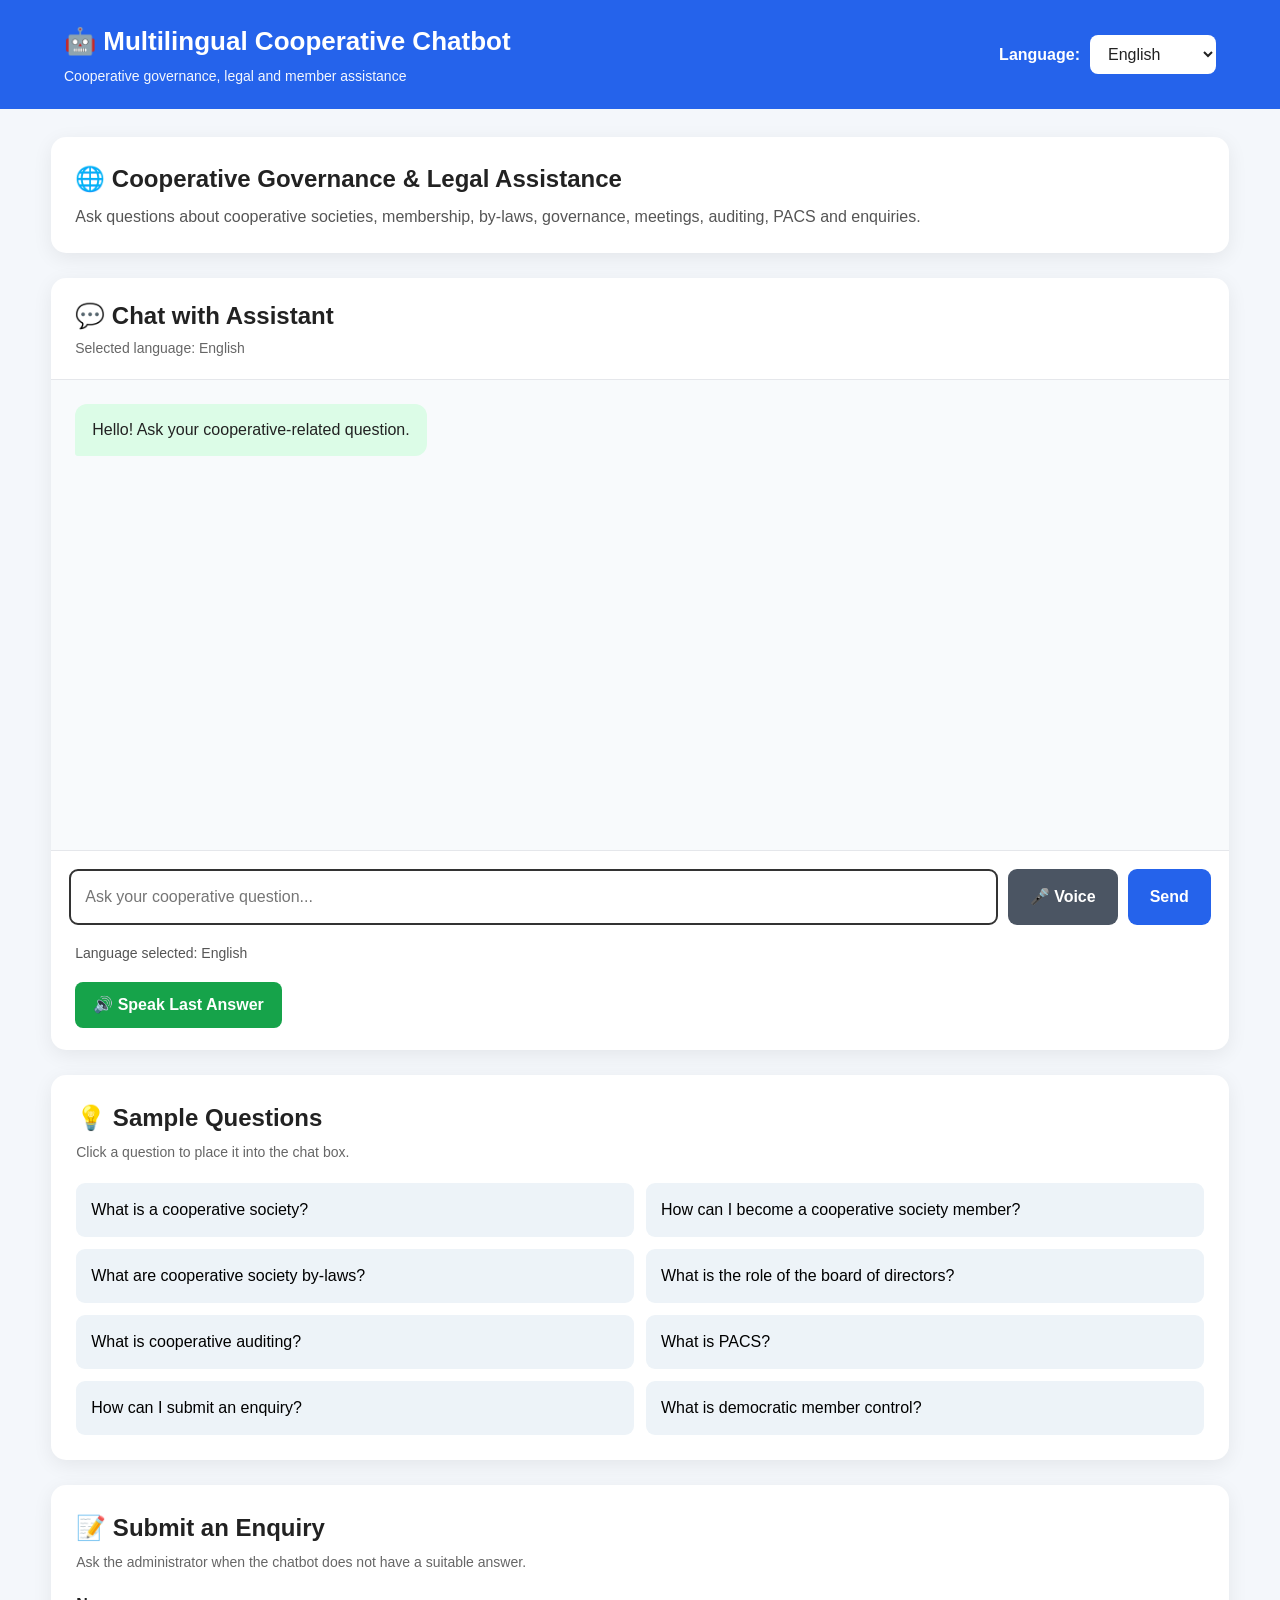
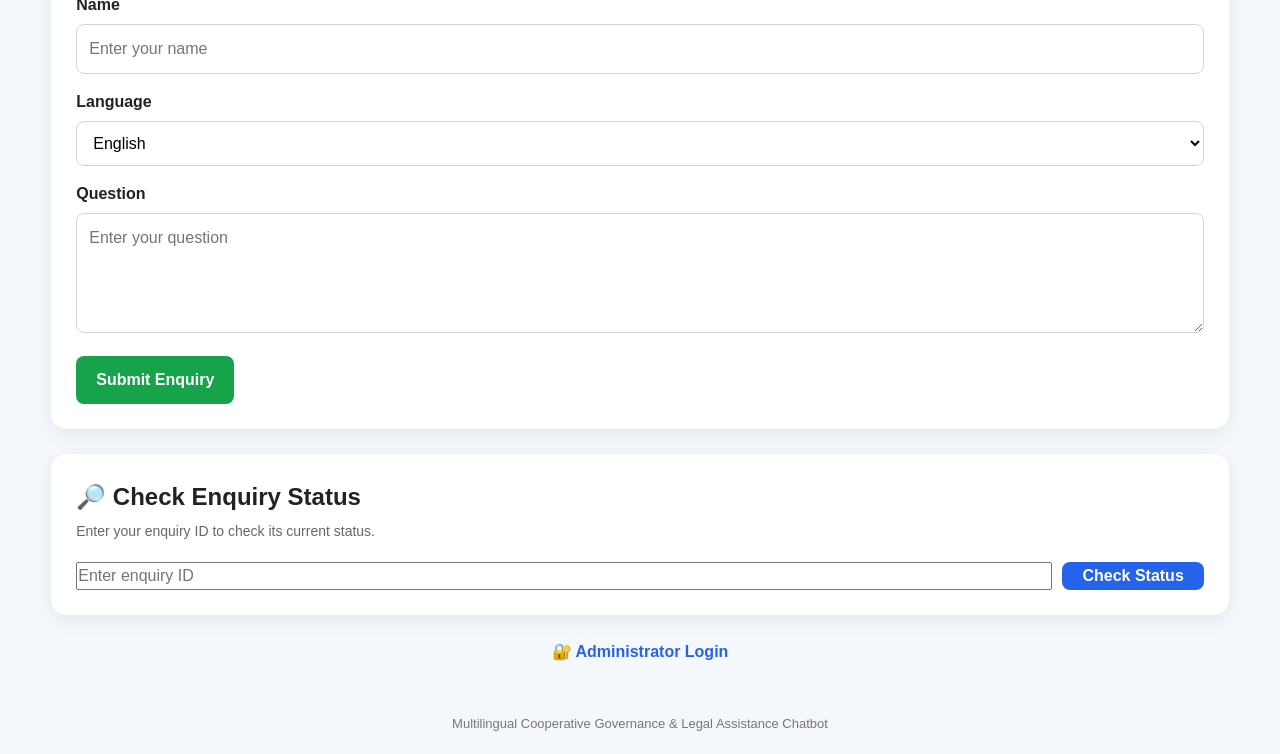
<file: index.html>
<!DOCTYPE html>
<html lang="en">
<head>
    <meta charset="UTF-8">
    <meta name="viewport" content="width=device-width, initial-scale=1.0">
    <title>Multilingual Cooperative Governance & Legal Assistance Chatbot</title>

    <style>
        * {
            box-sizing: border-box;
            margin: 0;
            padding: 0;
        }

        body {
            font-family: Arial, Helvetica, sans-serif;
            background: #f4f7fb;
            color: #222;
            line-height: 1.5;
        }

        button,
        input,
        textarea,
        select {
            font: inherit;
        }

        .header {
            background: #2563eb;
            color: white;
            padding: 22px 5%;
        }

        .header-inner {
            max-width: 1200px;
            margin: auto;
            display: flex;
            justify-content: space-between;
            align-items: center;
            gap: 20px;
        }

        .header h1 {
            font-size: 26px;
            margin-bottom: 5px;
        }

        .header p {
            font-size: 14px;
            opacity: 0.95;
        }

        .language-box {
            display: flex;
            align-items: center;
            gap: 10px;
            white-space: nowrap;
        }

        .language-box label {
            font-weight: 700;
        }

        .language-box select {
            padding: 10px 14px;
            border: none;
            border-radius: 8px;
            background: white;
            color: #222;
            cursor: pointer;
        }

        .container {
            width: 92%;
            max-width: 1200px;
            margin: 28px auto;
        }

        .info-card,
        .chat-card,
        .section-card {
            background: white;
            border-radius: 15px;
            box-shadow: 0 5px 20px rgba(0, 0, 0, 0.07);
            margin-bottom: 25px;
        }

        .info-card {
            padding: 24px;
        }

        .info-card h2 {
            margin-bottom: 8px;
        }

        .info-card p {
            color: #555;
        }

        .chat-card {
            overflow: hidden;
        }

        .chat-title {
            padding: 20px 24px;
            border-bottom: 1px solid #e5e7eb;
        }

        .chat-title h2 {
            margin-bottom: 4px;
        }

        .chat-title p {
            color: #666;
            font-size: 14px;
        }

        .chat-messages {
            height: 470px;
            overflow-y: auto;
            padding: 24px;
            background: #f8fafc;
        }

        .message {
            display: flex;
            margin-bottom: 16px;
        }

        .user-message {
            justify-content: flex-end;
        }

        .bot-message {
            justify-content: flex-start;
        }

        .message-content {
            max-width: 76%;
            padding: 14px 17px;
            border-radius: 12px;
            white-space: pre-wrap;
            overflow-wrap: anywhere;
        }

        .user-message .message-content {
            background: #dbeafe;
            border-bottom-right-radius: 3px;
        }

        .bot-message .message-content {
            background: #dcfce7;
            border-bottom-left-radius: 3px;
        }

        .chat-input-area {
            display: flex;
            gap: 10px;
            padding: 18px;
            border-top: 1px solid #e5e7eb;
            background: white;
        }

        .chat-input-area input {
            flex: 1;
            padding: 14px;
            border: 2px solid #333;
            border-radius: 9px;
            outline: none;
            min-width: 0;
        }

        .chat-input-area input:focus {
            border-color: #2563eb;
        }

        .voice-btn,
        .send-btn {
            border: none;
            color: white;
            padding: 0 22px;
            border-radius: 9px;
            cursor: pointer;
            font-weight: 700;
            min-height: 52px;
        }

        .voice-btn {
            background: #4b5563;
        }

        .voice-btn.recording {
            background: #dc2626;
        }

        .send-btn {
            background: #2563eb;
        }

        .voice-btn:disabled {
            opacity: 0.6;
            cursor: not-allowed;
        }

        .status-text {
            padding: 0 24px 18px;
            color: #555;
            font-size: 14px;
        }

        .speak-btn {
            margin: 0 24px 22px;
            background: #16a34a;
            color: white;
            border: none;
            padding: 11px 18px;
            border-radius: 8px;
            cursor: pointer;
            font-weight: 700;
        }

        .section-card {
            padding: 25px;
        }

        .section-card h2 {
            margin-bottom: 6px;
        }

        .section-description {
            color: #666;
            margin-bottom: 20px;
            font-size: 14px;
        }

        .sample-grid {
            display: grid;
            grid-template-columns: 1fr 1fr;
            gap: 12px;
        }

        .sample-btn {
            border: none;
            background: #edf3f8;
            padding: 15px;
            border-radius: 9px;
            text-align: left;
            cursor: pointer;
            transition: 0.2s;
        }

        .sample-btn:hover {
            background: #dbeafe;
        }

        .form-group {
            margin-bottom: 16px;
        }

        .form-group label {
            display: block;
            font-weight: 700;
            margin-bottom: 7px;
        }

        .form-group input,
        .form-group textarea,
        .form-group select {
            width: 100%;
            padding: 12px;
            border: 1px solid #d1d5db;
            border-radius: 8px;
            outline: none;
            background: white;
        }

        .form-group textarea {
            resize: vertical;
            min-height: 120px;
        }

        .submit-enquiry {
            background: #16a34a;
            color: white;
            border: none;
            border-radius: 8px;
            padding: 12px 20px;
            cursor: pointer;
            font-weight: 700;
        }

        .result-box {
            margin-top: 16px;
            padding: 14px;
            border-radius: 8px;
            display: none;
            white-space: pre-wrap;
        }

        .result-success {
            display: block;
            background: #dcfce7;
            color: #166534;
        }

        .result-error {
            display: block;
            background: #fee2e2;
            color: #991b1b;
        }

        .status-row {
            display: flex;
            gap: 10px;
        }

        .status-row input {
            flex: 1;
        }

        .status-row button {
            border: none;
            background: #2563eb;
            color: white;
            padding: 0 20px;
            border-radius: 8px;
            cursor: pointer;
            font-weight: 700;
        }

        .admin-link {
            text-align: center;
            margin: 15px 0 30px;
        }

        .admin-link a {
            color: #2563eb;
            text-decoration: none;
            font-weight: 700;
        }

        .footer {
            text-align: center;
            color: #777;
            padding: 20px;
            font-size: 13px;
        }

        @media (max-width: 800px) {
            .header-inner {
                flex-direction: column;
                align-items: flex-start;
            }

            .chat-input-area {
                flex-wrap: wrap;
            }

            .chat-input-area input {
                flex-basis: 100%;
            }

            .voice-btn,
            .send-btn {
                flex: 1;
                padding: 12px;
            }

            .sample-grid {
                grid-template-columns: 1fr;
            }

            .message-content {
                max-width: 88%;
            }

            .status-row {
                flex-direction: column;
            }

            .status-row button {
                padding: 12px;
            }
        }
    </style>
</head>

<body>

<header class="header">
    <div class="header-inner">
        <div>
            <h1>🤖 Multilingual Cooperative Chatbot</h1>
            <p>Cooperative governance, legal and member assistance</p>
        </div>

        <div class="language-box">
            <label for="languageSelect">Language:</label>

            <select id="languageSelect">
                <option value="English">English</option>
                <option value="Tamil">Tamil</option>
                <option value="Hindi">Hindi</option>
                <option value="Telugu">Telugu</option>
                <option value="Malayalam">Malayalam</option>
                <option value="Kannada">Kannada</option>
                <option value="Bengali">Bengali</option>
                <option value="Marathi">Marathi</option>
                <option value="Gujarati">Gujarati</option>
                <option value="Punjabi">Punjabi</option>
                <option value="Odia">Odia</option>
                <option value="Assamese">Assamese</option>
                <option value="Urdu">Urdu</option>
                <option value="Nepali">Nepali</option>
                <option value="Konkani">Konkani</option>
            </select>
        </div>
    </div>
</header>

<main class="container">

    <section class="info-card">
        <h2>🌐 Cooperative Governance & Legal Assistance</h2>
        <p>
            Ask questions about cooperative societies, membership,
            by-laws, governance, meetings, auditing, PACS and enquiries.
        </p>
    </section>

    <section class="chat-card">

        <div class="chat-title">
            <h2>💬 Chat with Assistant</h2>
            <p id="selectedLanguageText">Selected language: English</p>
        </div>

        <div id="chatMessages" class="chat-messages">
            <div class="message bot-message">
                <div class="message-content" id="welcomeMessage">
                    Hello! Ask your cooperative-related question.
                </div>
            </div>
        </div>

        <div class="chat-input-area">
            <input
                type="text"
                id="questionInput"
                placeholder="Ask your cooperative question..."
                autocomplete="off"
            >

            <button
                type="button"
                class="voice-btn"
                id="voiceBtn"
                title="Voice input"
            >
                🎤 Voice
            </button>

            <button
                type="button"
                class="send-btn"
                id="sendBtn"
            >
                Send
            </button>
        </div>

        <div class="status-text" id="chatStatus">
            Ready.
        </div>

        <button
            type="button"
            class="speak-btn"
            id="speakBtn"
        >
            🔊 Speak Last Answer
        </button>
    </section>

    <section class="section-card">
        <h2>💡 Sample Questions</h2>
        <p class="section-description">
            Click a question to place it into the chat box.
        </p>

        <div class="sample-grid">
            <button class="sample-btn" data-question="What is a cooperative society?">
                What is a cooperative society?
            </button>

            <button class="sample-btn" data-question="How can I become a member of a cooperative society?">
                How can I become a cooperative society member?
            </button>

            <button class="sample-btn" data-question="What is a cooperative by-law?">
                What are cooperative society by-laws?
            </button>

            <button class="sample-btn" data-question="What is the role of the board of directors?">
                What is the role of the board of directors?
            </button>

            <button class="sample-btn" data-question="What is cooperative auditing?">
                What is cooperative auditing?
            </button>

            <button class="sample-btn" data-question="What is a primary agricultural cooperative society?">
                What is PACS?
            </button>

            <button class="sample-btn" data-question="How can a cooperative member submit an enquiry?">
                How can I submit an enquiry?
            </button>

            <button class="sample-btn" data-question="What is democratic member control?">
                What is democratic member control?
            </button>
        </div>
    </section>

    <section class="section-card">
        <h2>📝 Submit an Enquiry</h2>
        <p class="section-description">
            Ask the administrator when the chatbot does not have a suitable answer.
        </p>

        <form id="enquiryForm">

            <div class="form-group">
                <label for="enquiryName">Name</label>
                <input
                    type="text"
                    id="enquiryName"
                    placeholder="Enter your name"
                >
            </div>

            <div class="form-group">
                <label for="enquiryLanguage">Language</label>
                <select id="enquiryLanguage">
                    <option value="English">English</option>
                    <option value="Tamil">Tamil</option>
                    <option value="Hindi">Hindi</option>
                    <option value="Telugu">Telugu</option>
                    <option value="Malayalam">Malayalam</option>
                    <option value="Kannada">Kannada</option>
                    <option value="Bengali">Bengali</option>
                    <option value="Marathi">Marathi</option>
                    <option value="Gujarati">Gujarati</option>
                    <option value="Punjabi">Punjabi</option>
                    <option value="Odia">Odia</option>
                    <option value="Assamese">Assamese</option>
                </select>
            </div>

            <div class="form-group">
                <label for="enquiryQuestion">Question</label>
                <textarea
                    id="enquiryQuestion"
                    placeholder="Enter your question"
                    required
                ></textarea>
            </div>

            <button type="submit" class="submit-enquiry">
                Submit Enquiry
            </button>

            <div id="enquiryResult" class="result-box"></div>
        </form>
    </section>

    <section class="section-card">
        <h2>🔎 Check Enquiry Status</h2>
        <p class="section-description">
            Enter your enquiry ID to check its current status.
        </p>

        <div class="status-row">
            <input
                type="number"
                id="statusId"
                placeholder="Enter enquiry ID"
                min="1"
            >

            <button type="button" id="statusBtn">
                Check Status
            </button>
        </div>

        <div id="statusResult" class="result-box"></div>
    </section>

    <div class="admin-link">
        <a href="/admin/login">🔐 Administrator Login</a>
    </div>

</main>

<footer class="footer">
    Multilingual Cooperative Governance & Legal Assistance Chatbot
</footer>

<script>
    const languageSelect = document.getElementById("languageSelect");
    const enquiryLanguage = document.getElementById("enquiryLanguage");
    const questionInput = document.getElementById("questionInput");
    const sendBtn = document.getElementById("sendBtn");
    const voiceBtn = document.getElementById("voiceBtn");
    const speakBtn = document.getElementById("speakBtn");
    const chatMessages = document.getElementById("chatMessages");
    const chatStatus = document.getElementById("chatStatus");
    const selectedLanguageText = document.getElementById("selectedLanguageText");
    const welcomeMessage = document.getElementById("welcomeMessage");

    let lastAnswer = "";
    let recognition = null;
    let isListening = false;

    const voiceLanguageMap = {
        "English": "en-IN",
        "Tamil": "ta-IN",
        "Hindi": "hi-IN",
        "Telugu": "te-IN",
        "Malayalam": "ml-IN",
        "Kannada": "kn-IN",
        "Bengali": "bn-IN",
        "Marathi": "mr-IN",
        "Gujarati": "gu-IN",
        "Punjabi": "pa-IN",
        "Odia": "od-IN",
        "Assamese": "as-IN",
        "Urdu": "ur-IN",
        "Nepali": "ne-IN",
        "Konkani": "kok-IN"
    };

    const welcomeText = {
        "English": "Hello! Ask your cooperative-related question.",
        "Tamil": "வணக்கம்! உங்கள் கூட்டுறவு தொடர்பான கேள்வியை கேளுங்கள்.",
        "Hindi": "नमस्ते! अपना सहकारी संबंधी प्रश्न पूछें।",
        "Telugu": "నమస్కారం! మీ సహకార సంబంధిత ప్రశ్నను అడగండి.",
        "Malayalam": "നമസ്കാരം! നിങ്ങളുടെ സഹകരണവുമായി ബന്ധപ്പെട്ട ചോദ്യം ചോദിക്കൂ.",
        "Kannada": "ನಮಸ್ಕಾರ! ನಿಮ್ಮ ಸಹಕಾರಿ ಸಂಬಂಧಿತ ಪ್ರಶ್ನೆಯನ್ನು ಕೇಳಿ.",
        "Bengali": "নমস্কার! আপনার সমবায় সম্পর্কিত প্রশ্ন জিজ্ঞাসা করুন।",
        "Marathi": "नमस्कार! तुमचा सहकारी संस्थेशी संबंधित प्रश्न विचारा.",
        "Gujarati": "નમસ્તે! તમારો સહકારી સંબંધિત પ્રશ્ન પૂછો.",
        "Punjabi": "ਸਤ ਸ੍ਰੀ ਅਕਾਲ! ਆਪਣਾ ਸਹਿਕਾਰੀ ਸੰਬੰਧੀ ਸਵਾਲ ਪੁੱਛੋ।",
        "Odia": "ନମସ୍କାର! ଆପଣଙ୍କ ସମବାୟ ସମ୍ବନ୍ଧୀୟ ପ୍ରଶ୍ନ ପଚାରନ୍ତୁ।",
        "Assamese": "নমস্কাৰ! আপোনাৰ সমবায় সম্পৰ্কীয় প্ৰশ্ন সোধক।"
    };

    function updateLanguageUI() {
        const language = languageSelect.value;

        selectedLanguageText.textContent =
            "Selected language: " + language;

        welcomeMessage.textContent =
            welcomeText[language] ||
            "Hello! Ask your cooperative-related question.";

        enquiryLanguage.value = language;

        if (recognition) {
            recognition.lang = voiceLanguageMap[language] || "en-IN";
        }

        questionInput.placeholder =
            language === "Tamil"
                ? "உங்கள் கூட்டுறவு கேள்வியை கேளுங்கள்..."
                : language === "Hindi"
                ? "अपना सहकारी प्रश्न पूछें..."
                : "Ask your cooperative question...";

        chatStatus.textContent =
            "Language selected: " + language;
    }

    function addMessage(text, type) {
        const message = document.createElement("div");
        message.className =
            "message " +
            (type === "user" ? "user-message" : "bot-message");

        const content = document.createElement("div");
        content.className = "message-content";
        content.textContent = text;

        message.appendChild(content);
        chatMessages.appendChild(message);

        chatMessages.scrollTop = chatMessages.scrollHeight;
    }

    async function sendQuestion() {
        const question = questionInput.value.trim();
        const language = languageSelect.value;

        if (!question) {
            chatStatus.textContent = "Please enter a question.";
            questionInput.focus();
            return;
        }

        addMessage(question, "user");
        questionInput.value = "";
        sendBtn.disabled = true;
        chatStatus.textContent = "Processing...";

        try {
            const response = await fetch("/chat", {
                method: "POST",
                headers: {
                    "Content-Type": "application/json"
                },
                body: JSON.stringify({
                    question: question,
                    language: language
                })
            });

            const data = await response.json();

            if (data && data.answer) {
                addMessage(data.answer, "bot");
                lastAnswer = data.answer;
                chatStatus.textContent = "Answer received.";
            } else {
                addMessage("No answer received.", "bot");
                chatStatus.textContent = "No answer received.";
            }

        } catch (error) {
            console.error(error);
            addMessage(
                "Unable to connect to the chatbot server.",
                "bot"
            );
            chatStatus.textContent = "Connection error.";
        } finally {
            sendBtn.disabled = false;
            questionInput.focus();
        }
    }

    sendBtn.addEventListener("click", sendQuestion);

    questionInput.addEventListener("keydown", function(event) {
        if (event.key === "Enter") {
            event.preventDefault();
            sendQuestion();
        }
    });

    languageSelect.addEventListener("change", updateLanguageUI);

    document.querySelectorAll(".sample-btn").forEach(function(button) {
        button.addEventListener("click", function() {
            questionInput.value = button.dataset.question;
            questionInput.focus();
        });
    });

    // ---------------------------------------------------------
    // VOICE INPUT
    // ---------------------------------------------------------

    const SpeechRecognition =
        window.SpeechRecognition ||
        window.webkitSpeechRecognition;

    if (SpeechRecognition) {
        recognition = new SpeechRecognition();
        recognition.continuous = false;
        recognition.interimResults = false;
        recognition.lang = voiceLanguageMap[languageSelect.value];

        recognition.onstart = function() {
            isListening = true;
            voiceBtn.classList.add("recording");
            voiceBtn.textContent = "⏹ Stop";
            chatStatus.textContent = "Listening...";
        };

        recognition.onresult = function(event) {
            const transcript =
                event.results[0][0].transcript;

            questionInput.value = transcript;
            chatStatus.textContent = "Voice input received.";
        };

        recognition.onerror = function(event) {
            console.error("Speech recognition error:", event.error);
            chatStatus.textContent =
                "Voice input error: " + event.error;
        };

        recognition.onend = function() {
            isListening = false;
            voiceBtn.classList.remove("recording");
            voiceBtn.textContent = "🎤 Voice";
        };

        voiceBtn.addEventListener("click", function() {
            recognition.lang =
                voiceLanguageMap[languageSelect.value] || "en-IN";

            if (isListening) {
                recognition.stop();
            } else {
                recognition.start();
            }
        });

    } else {
        voiceBtn.disabled = true;
        voiceBtn.textContent = "🎤 Not supported";
        chatStatus.textContent =
            "Voice input is not supported by this browser.";
    }

    // ---------------------------------------------------------
    // TEXT TO SPEECH
    // ---------------------------------------------------------

    const speechLanguageMap = {
        "English": "en-IN",
        "Tamil": "ta-IN",
        "Hindi": "hi-IN",
        "Telugu": "te-IN",
        "Malayalam": "ml-IN",
        "Kannada": "kn-IN",
        "Bengali": "bn-IN",
        "Marathi": "mr-IN",
        "Gujarati": "gu-IN",
        "Punjabi": "pa-IN",
        "Odia": "od-IN",
        "Assamese": "as-IN",
        "Urdu": "ur-IN",
        "Nepali": "ne-IN",
        "Konkani": "kok-IN"
    };

    speakBtn.addEventListener("click", function() {
        if (!lastAnswer) {
            chatStatus.textContent = "No answer available to speak.";
            return;
        }

        if (!("speechSynthesis" in window)) {
            chatStatus.textContent =
                "Text-to-speech is not supported by this browser.";
            return;
        }

        window.speechSynthesis.cancel();

        const utterance =
            new SpeechSynthesisUtterance(lastAnswer);

        utterance.lang =
            speechLanguageMap[languageSelect.value] || "en-IN";
        utterance.pitch = 0.65;
        utterance.rate = 0.90;
        utterance.volume = 1.0;

        window.speechSynthesis.speak(utterance);
        chatStatus.textContent = "Speaking last answer...";
    });

    // ---------------------------------------------------------
    // ENQUIRY SUBMISSION
    // ---------------------------------------------------------

    document.getElementById("enquiryForm")
        .addEventListener("submit", async function(event) {

        event.preventDefault();

        const name =
            document.getElementById("enquiryName").value.trim();

        const question =
            document.getElementById("enquiryQuestion").value.trim();

        const language =
            enquiryLanguage.value;

        const result =
            document.getElementById("enquiryResult");

        if (!question) {
            result.className = "result-box result-error";
            result.textContent = "Please enter your question.";
            return;
        }

        result.className = "result-box";
        result.textContent = "Submitting...";

        try {
            const response = await fetch("/enquiry", {
                method: "POST",
                headers: {
                    "Content-Type": "application/json"
                },
                body: JSON.stringify({
                    name: name || "Anonymous",
                    question: question,
                    language: language
                })
            });

            const data = await response.json();

            if (data.success) {
                const id =
                    data.id ||
                    data.enquiry_id ||
                    "";

                result.className =
                    "result-box result-success";

                result.textContent =
                    data.message +
                    (id ? "\nYour Enquiry ID: " + id : "");

                document.getElementById("enquiryQuestion").value = "";
            } else {
                result.className =
                    "result-box result-error";

                result.textContent =
                    data.message || "Unable to submit enquiry.";
            }

        } catch (error) {
            console.error(error);
            result.className =
                "result-box result-error";

            result.textContent =
                "Unable to connect to the server.";
        }
    });

    // ---------------------------------------------------------
    // ENQUIRY STATUS
    // ---------------------------------------------------------

    document.getElementById("statusBtn")
        .addEventListener("click", async function() {

        const id =
            document.getElementById("statusId").value.trim();

        const result =
            document.getElementById("statusResult");

        if (!id) {
            result.className = "result-box result-error";
            result.textContent = "Please enter an enquiry ID.";
            return;
        }

        result.className = "result-box";
        result.textContent = "Checking...";

        try {
            const response =
                await fetch("/enquiry/" + encodeURIComponent(id));

            const data = await response.json();

            if (data.success) {
                result.className =
                    "result-box result-success";

                result.textContent =
                    "Enquiry ID: " + data.id +
                    "\nName: " + data.name +
                    "\nLanguage: " + data.language +
                    "\nStatus: " + data.status +
                    "\nQuestion: " + data.question +
                    "\nAnswer: " +
                    (data.answer || "Not answered yet.") +
                    "\nDate: " + (data.date || "");
            } else {
                result.className =
                    "result-box result-error";

                result.textContent =
                    data.message || "Enquiry not found.";
            }

        } catch (error) {
            console.error(error);
            result.className =
                "result-box result-error";

            result.textContent =
                "Unable to check enquiry status.";
        }
    });

    updateLanguageUI();
</script>

</body>
</html>
</file>
